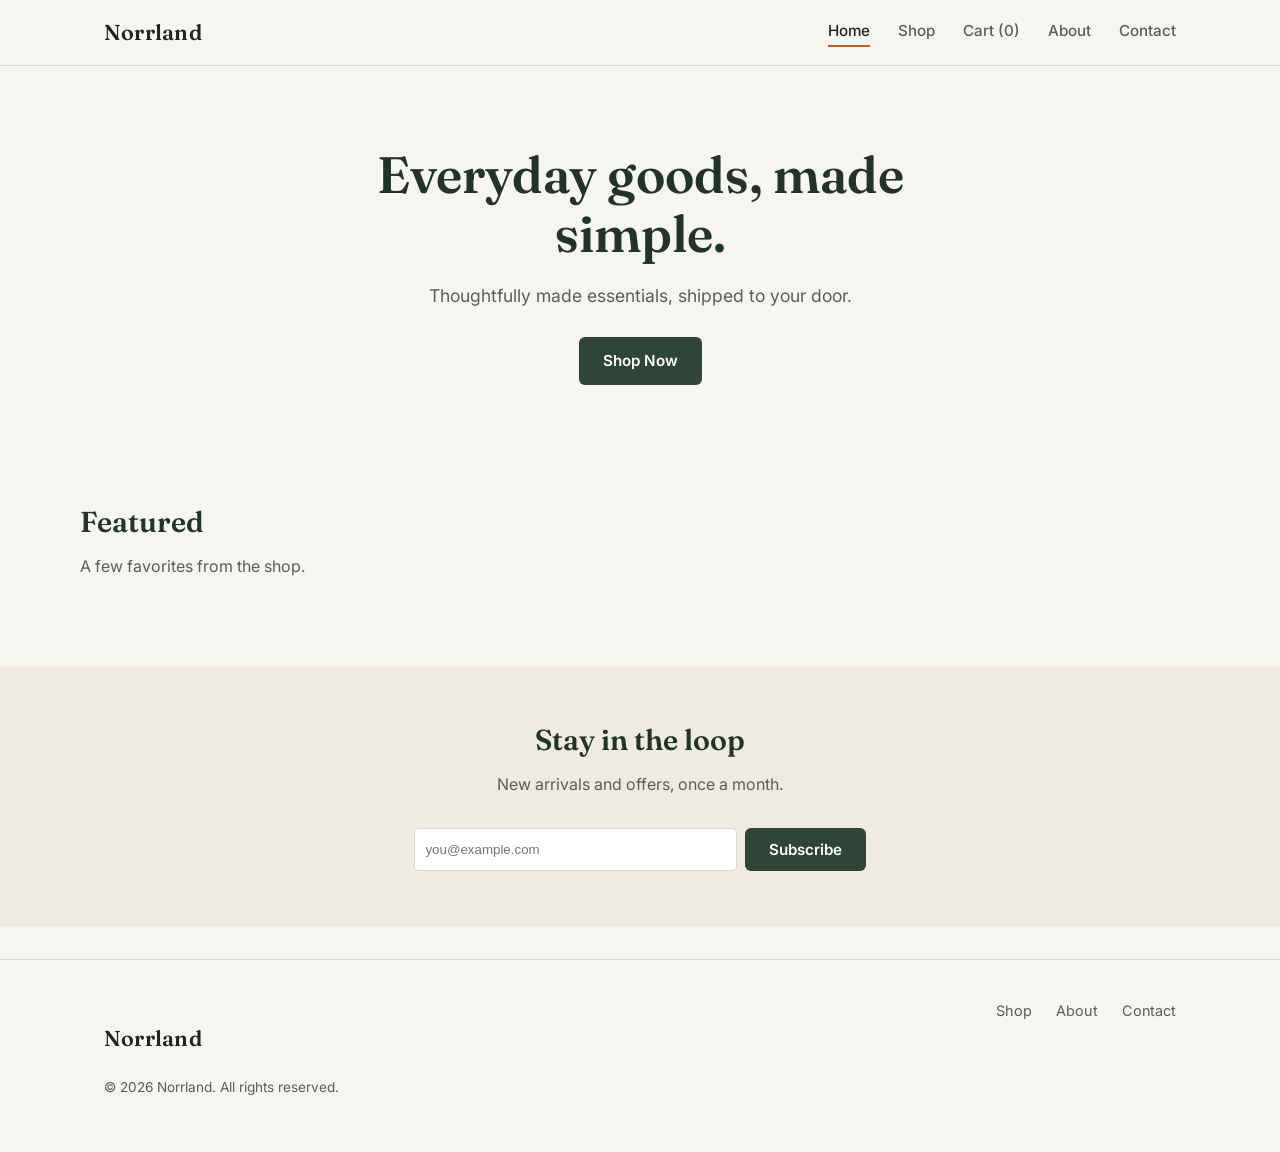
<file: index.html>
<!DOCTYPE html>
<html lang="en">
<head>
<script src="https://assets.adobedtm.com/4fa03d1212c6/54eaa7fdc15c/launch-4d1f68ad080d-development.min.js" async></script>
  <script src="https://assets.adobedtm.com/4fa03d1212c6/54eaa7fdc15c/launch-7cc4e72502c0.min.js" async></script>
  
  <meta charset="UTF-8">
  <meta name="viewport" content="width=device-width, initial-scale=1.0">
  <title>Norrland — Simple Goods</title>
  <link rel="preconnect" href="https://fonts.googleapis.com">
  <link href="https://fonts.googleapis.com/css2?family=Fraunces:wght@500;600;700&family=Inter:wght@400;500;600;700&display=swap" rel="stylesheet">
  <link rel="stylesheet" href="style.css">
</head>
<body>

  <!-- Navbar -->
  <header class="nav">
    <div class="nav__inner">
      <a href="index.html" class="nav__brand">Norrland</a>
      <button class="nav__toggle" aria-label="Toggle menu">☰</button>
      <nav class="nav__links">
        <a href="index.html" class="active">Home</a>
        <a href="products.html">Shop</a>
        <a href="cart.html">Cart (<span id="cart-count">0</span>)</a>
        <a href="about.html">About</a>
        <a href="contact.html">Contact</a>
      </nav>
    </div>
  </header>

  <!-- Hero -->
  <section class="hero container">
    <h1>Everyday goods, made simple.</h1>
    <p>Thoughtfully made essentials, shipped to your door.</p>
    <a href="products.html" class="btn">Shop Now</a>
  </section>

  <!-- Featured products -->
  <section class="container section">
    <h2 class="section-title">Featured</h2>
    <p class="section-sub">A few favorites from the shop.</p>
    <div class="grid" id="featured-grid">
      <!-- Populated by script.js from products.js -->
    </div>
  </section>

  <!-- Newsletter -->
  <section class="section section--alt">
    <div class="container" style="text-align:center; max-width:500px;">
      <h2 class="section-title">Stay in the loop</h2>
      <p class="section-sub">New arrivals and offers, once a month.</p>
      <form onsubmit="return handleNewsletter(event)" style="display:flex; gap:0.5rem;">
        <label for="newsletter-email" class="sr-only">Email address</label>
        <input type="email" id="newsletter-email" required placeholder="you@example.com"
               style="flex:1; padding:0.65rem; border:1px solid var(--line); border-radius:4px;">
        <button class="btn" type="submit">Subscribe</button>
      </form>
    </div>
  </section>

  <!-- Footer -->
  <footer class="footer">
    <div class="container footer__inner">
      <div>
        <p class="nav__brand">Norrland</p>
        <p class="footer__copy">© 2026 Norrland. All rights reserved.</p>
      </div>
      <nav class="footer__links">
        <a href="products.html">Shop</a>
        <a href="about.html">About</a>
        <a href="contact.html">Contact</a>
      </nav>
    </div>
  </footer>

  <script src="products.js"></script>
  <script src="script.js"></script>
</body>
</html>
</file>
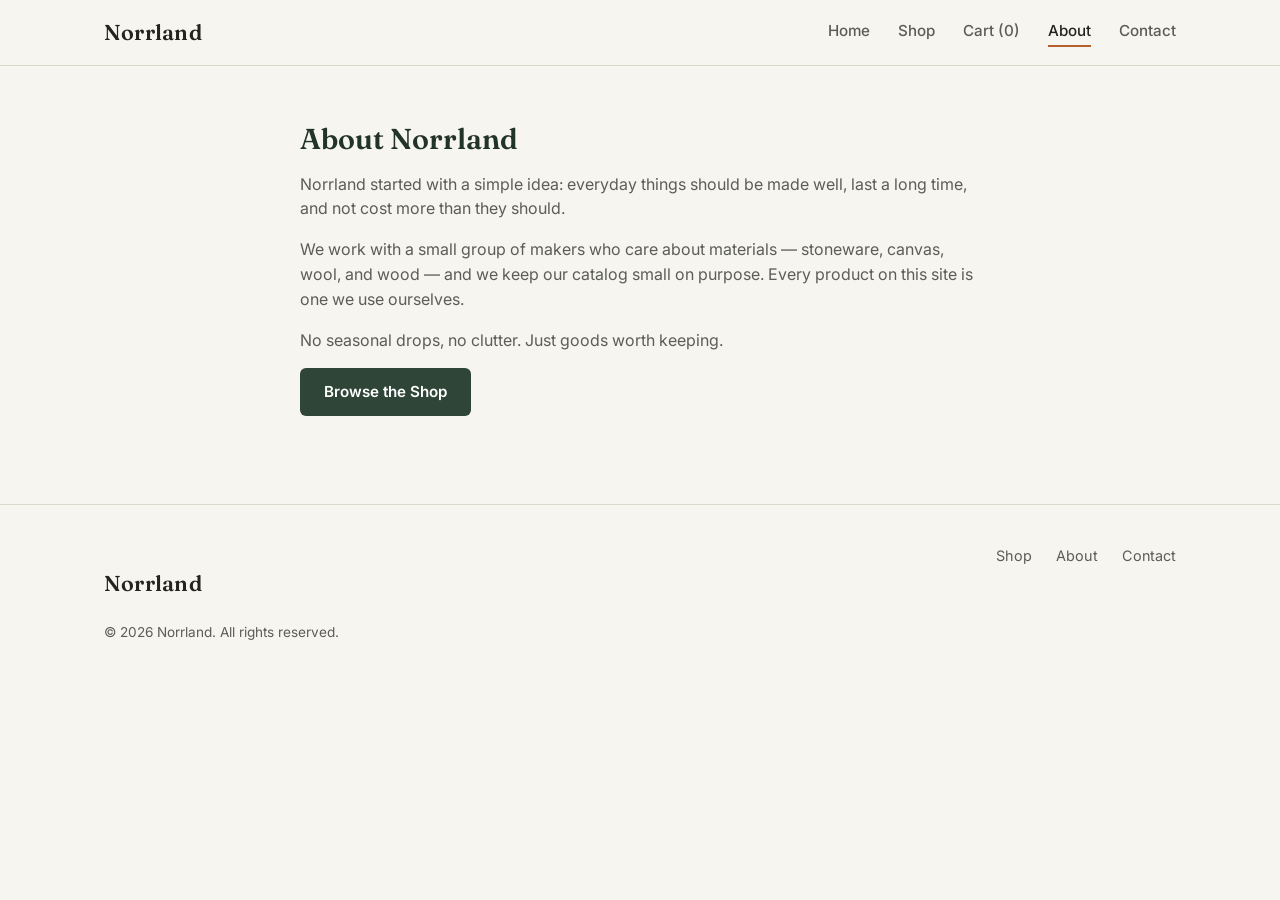
<file: about.html>
<!DOCTYPE html>
<html lang="en">
<head> 
  <script src="https://assets.adobedtm.com/4fa03d1212c6/54eaa7fdc15c/launch-4d1f68ad080d-development.min.js" async>
  <script src="https://assets.adobedtm.com/4fa03d1212c6/54eaa7fdc15c/launch-7cc4e72502c0.min.js" async></script>
  
  
  <meta charset="UTF-8">
  <meta name="viewport" content="width=device-width, initial-scale=1.0">
  <title>About — Norrland</title>
  <link rel="preconnect" href="https://fonts.googleapis.com">
  <link href="https://fonts.googleapis.com/css2?family=Fraunces:wght@500;600;700&family=Inter:wght@400;500;600;700&display=swap" rel="stylesheet">
  <link rel="stylesheet" href="style.css">
</head>
<body>

  <!-- Navbar -->
  <header class="nav">
    <div class="nav__inner">
      <a href="index.html" class="nav__brand">Norrland</a>
      <button class="nav__toggle" aria-label="Toggle menu">☰</button>
      <nav class="nav__links">
        <a href="index.html">Home</a>
        <a href="products.html">Shop</a>
        <a href="cart.html">Cart (<span id="cart-count">0</span>)</a>
        <a href="about.html" class="active">About</a>
        <a href="contact.html">Contact</a>
      </nav>
    </div>
  </header>

  <!-- About -->
  <section class="container section prose">
    <h2 class="section-title">About Norrland</h2>
    <p>Norrland started with a simple idea: everyday things should be made well, last a long time, and not cost more than they should.</p>
    <p>We work with a small group of makers who care about materials — stoneware, canvas, wool, and wood — and we keep our catalog small on purpose. Every product on this site is one we use ourselves.</p>
    <p>No seasonal drops, no clutter. Just goods worth keeping.</p>
    <a href="products.html" class="btn">Browse the Shop</a>
  </section>

  <!-- Footer -->
  <footer class="footer">
    <div class="container footer__inner">
      <div>
        <p class="nav__brand">Norrland</p>
        <p class="footer__copy">© 2026 Norrland. All rights reserved.</p>
      </div>
      <nav class="footer__links">
        <a href="products.html">Shop</a>
        <a href="about.html">About</a>
        <a href="contact.html">Contact</a>
      </nav>
    </div>
  </footer>

  <script src="products.js"></script>
  <script src="script.js"></script>
</body>
</html>
</file>
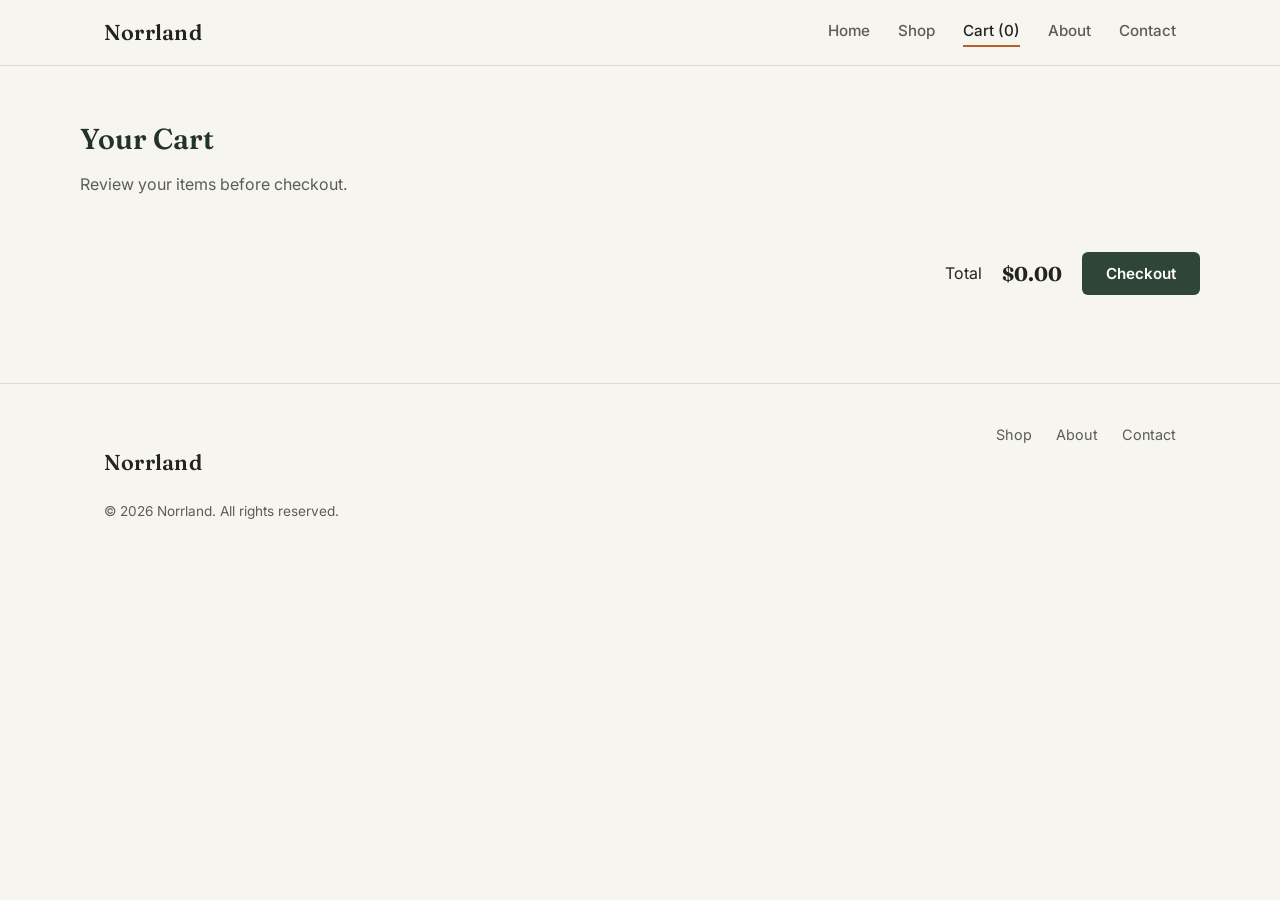
<file: Cart.html>
<!DOCTYPE html>
<html lang="en">
<head>
  <meta charset="UTF-8">
  <meta name="viewport" content="width=device-width, initial-scale=1.0">
  <title>Your Cart — Norrland</title>
  <link rel="preconnect" href="https://fonts.googleapis.com">
  <link href="https://fonts.googleapis.com/css2?family=Fraunces:wght@500;600;700&family=Inter:wght@400;500;600;700&display=swap" rel="stylesheet">
  <link rel="stylesheet" href="style.css">
</head>
<body>

  <!-- Navbar -->
  <header class="nav">
    <div class="nav__inner">
      <a href="index.html" class="nav__brand">Norrland</a>
      <button class="nav__toggle" aria-label="Toggle menu">☰</button>
      <nav class="nav__links">
        <a href="index.html">Home</a>
        <a href="products.html">Shop</a>
        <a href="cart.html" class="active">Cart (<span id="cart-count">0</span>)</a>
        <a href="about.html">About</a>
        <a href="contact.html">Contact</a>
      </nav>
    </div>
  </header>

  <!-- Cart -->
  <section class="container section">
    <h2 class="section-title">Your Cart</h2>
    <p class="section-sub">Review your items before checkout.</p>

    <div id="cart-items">
      <!-- Populated by script.js from localStorage + products.js -->
    </div>

    <div class="cart-summary" id="cart-summary">
      <span>Total</span>
      <span class="cart-summary__total" id="cart-total">$0.00</span>
      <button class="btn" onclick="showToast('Checkout is not implemented in this demo.')">Checkout</button>
    </div>
  </section>

  <!-- Footer -->
  <footer class="footer">
    <div class="container footer__inner">
      <div>
        <p class="nav__brand">Norrland</p>
        <p class="footer__copy">© 2026 Norrland. All rights reserved.</p>
      </div>
      <nav class="footer__links">
        <a href="products.html">Shop</a>
        <a href="about.html">About</a>
        <a href="contact.html">Contact</a>
      </nav>
    </div>
  </footer>

  <script src="products.js"></script>
  <script src="script.js"></script>
</body>
</html>
</file>
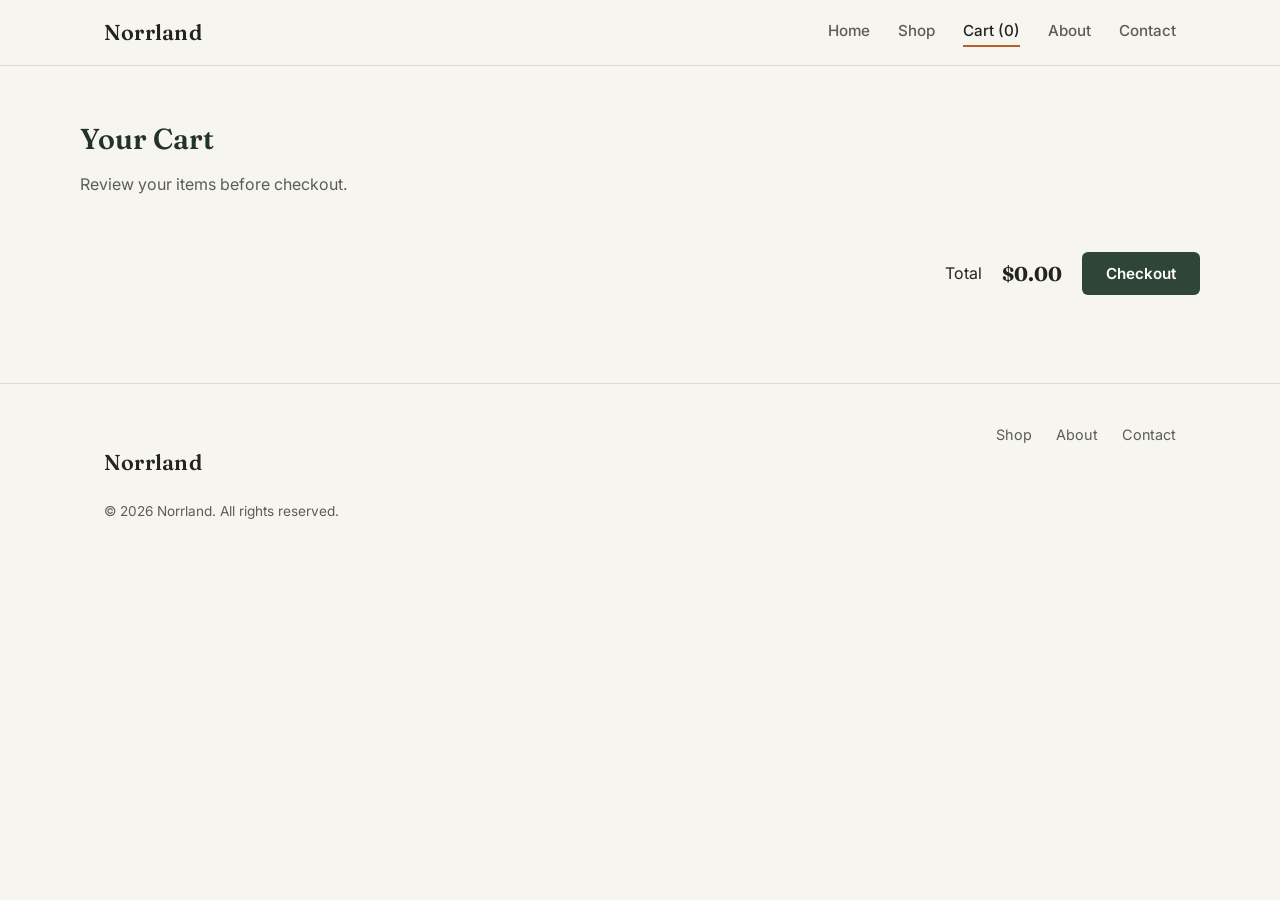
<file: cart.html>
<!DOCTYPE html>
<html lang="en">
<head>
 <script src="https://assets.adobedtm.com/4fa03d1212c6/54eaa7fdc15c/launch-4d1f68ad080d-development.min.js" async></script>
 <script src="https://assets.adobedtm.com/4fa03d1212c6/54eaa7fdc15c/launch-7cc4e72502c0.min.js" async></script>
 
  <meta charset="UTF-8">
  <meta name="viewport" content="width=device-width, initial-scale=1.0">
  <title>Your Cart — Norrland</title>
  <link rel="preconnect" href="https://fonts.googleapis.com">
  <link href="https://fonts.googleapis.com/css2?family=Fraunces:wght@500;600;700&family=Inter:wght@400;500;600;700&display=swap" rel="stylesheet">
  <link rel="stylesheet" href="style.css">
</head>
<body>

  <!-- Navbar -->
  <header class="nav">
    <div class="nav__inner">
      <a href="index.html" class="nav__brand">Norrland</a>
      <button class="nav__toggle" aria-label="Toggle menu">☰</button>
      <nav class="nav__links">
        <a href="index.html">Home</a>
        <a href="products.html">Shop</a>
        <a href="cart.html" class="active">Cart (<span id="cart-count">0</span>)</a>
        <a href="about.html">About</a>
        <a href="contact.html">Contact</a>
      </nav>
    </div>
  </header>

  <!-- Cart -->
  <section class="container section">
    <h2 class="section-title">Your Cart</h2>
    <p class="section-sub">Review your items before checkout.</p>

    <div id="cart-items">
      <!-- Populated by script.js from localStorage + products.js -->
    </div>

    <div class="cart-summary" id="cart-summary">
      <span>Total</span>
      <span class="cart-summary__total" id="cart-total">$0.00</span>
      <button class="btn" onclick="showToast('Checkout is not implemented in this demo.')">Checkout</button>
    </div>
  </section>

  <!-- Footer -->
  <footer class="footer">
    <div class="container footer__inner">
      <div>
        <p class="nav__brand">Norrland</p>
        <p class="footer__copy">© 2026 Norrland. All rights reserved.</p>
      </div>
      <nav class="footer__links">
        <a href="products.html">Shop</a>
        <a href="about.html">About</a>
        <a href="contact.html">Contact</a>
      </nav>
    </div>
  </footer>

  <script src="products.js"></script>
  <script src="script.js"></script>
</body>
</html>
</file>
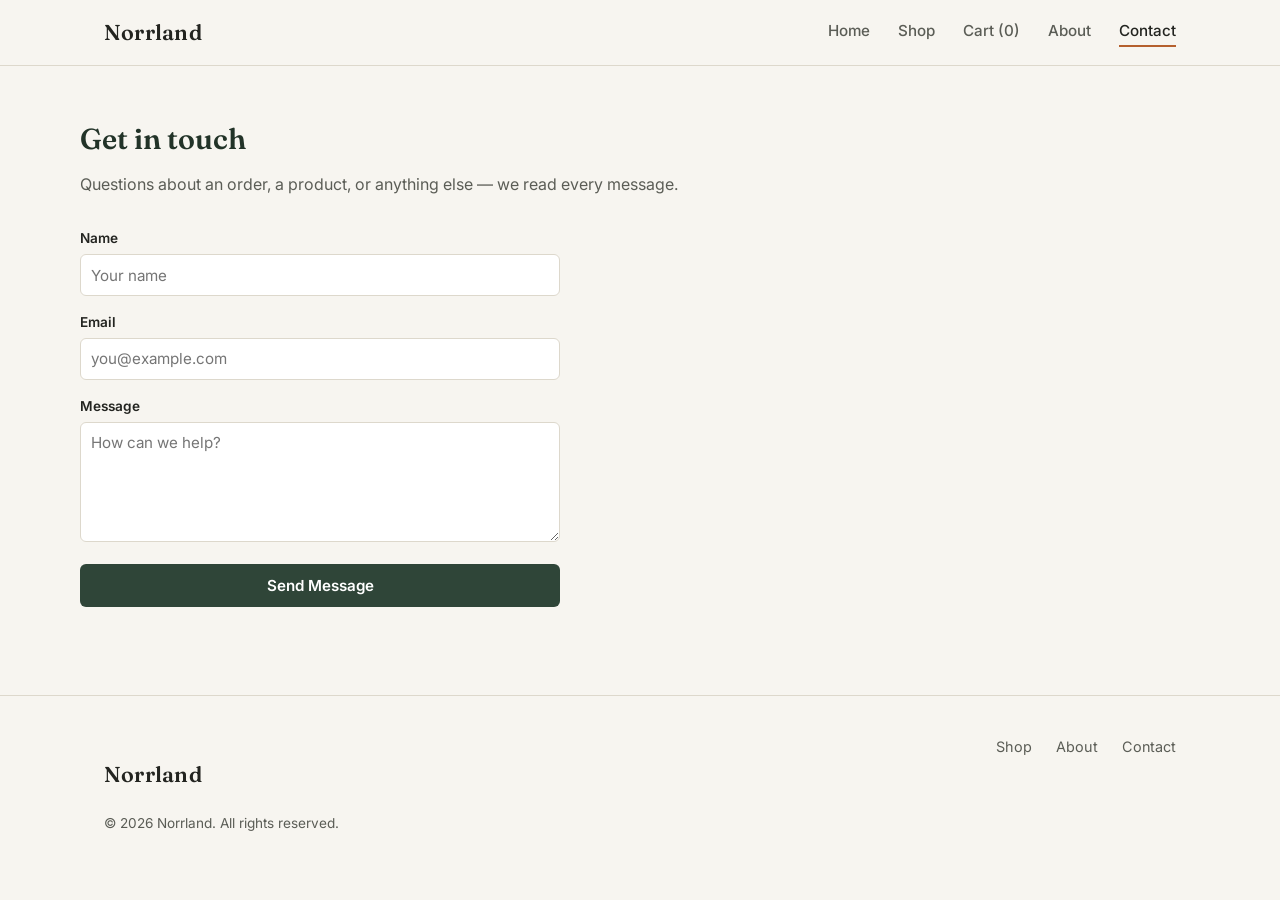
<file: contact.html>
<!DOCTYPE html>
<html lang="en">
<head>
 <script src="https://assets.adobedtm.com/4fa03d1212c6/54eaa7fdc15c/launch-4d1f68ad080d-development.min.js" async></script>
 <script src="https://assets.adobedtm.com/4fa03d1212c6/54eaa7fdc15c/launch-7cc4e72502c0.min.js" async></script>
 
  <meta charset="UTF-8">
  <meta name="viewport" content="width=device-width, initial-scale=1.0">
  <title>Contact — Norrland</title>
  <link rel="preconnect" href="https://fonts.googleapis.com">
  <link href="https://fonts.googleapis.com/css2?family=Fraunces:wght@500;600;700&family=Inter:wght@400;500;600;700&display=swap" rel="stylesheet">
  <link rel="stylesheet" href="style.css">
</head>
<body>

  <!-- Navbar -->
  <header class="nav">
    <div class="nav__inner">
      <a href="index.html" class="nav__brand">Norrland</a>
      <button class="nav__toggle" aria-label="Toggle menu">☰</button>
      <nav class="nav__links">
        <a href="index.html">Home</a>
        <a href="products.html">Shop</a>
        <a href="cart.html">Cart (<span id="cart-count">0</span>)</a>
        <a href="about.html">About</a>
        <a href="contact.html" class="active">Contact</a>
      </nav>
    </div>
  </header>

  <!-- Contact -->
  <section class="container section">
    <h2 class="section-title">Get in touch</h2>
    <p class="section-sub">Questions about an order, a product, or anything else — we read every message.</p>

    <form class="contact-form" onsubmit="return handleContact(event)">
      <div>
        <label for="contact-name">Name</label>
        <input type="text" id="contact-name" name="name" required placeholder="Your name">
      </div>
      <div>
        <label for="contact-email">Email</label>
        <input type="email" id="contact-email" name="email" required placeholder="you@example.com">
      </div>
      <div>
        <label for="contact-message">Message</label>
        <textarea id="contact-message" name="message" required placeholder="How can we help?"></textarea>
      </div>
      <button class="btn" type="submit">Send Message</button>
    </form>
  </section>

  <!-- Footer -->
  <footer class="footer">
    <div class="container footer__inner">
      <div>
        <p class="nav__brand">Norrland</p>
        <p class="footer__copy">© 2026 Norrland. All rights reserved.</p>
      </div>
      <nav class="footer__links">
        <a href="products.html">Shop</a>
        <a href="about.html">About</a>
        <a href="contact.html">Contact</a>
      </nav>
    </div>
  </footer>

  <script src="products.js"></script>
  <script src="script.js"></script>
</body>
</html>
</file>
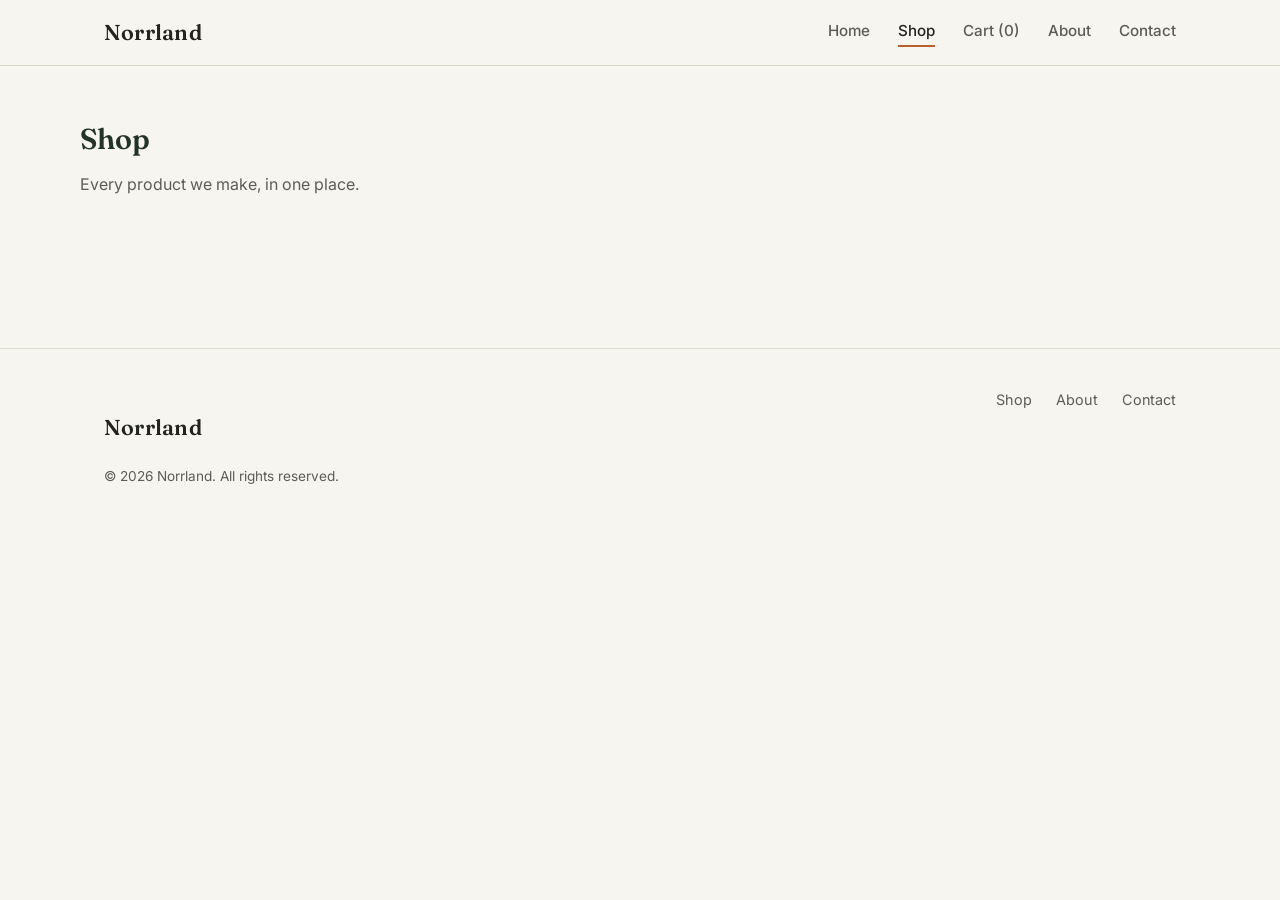
<file: products.html>
<!DOCTYPE html>
<html lang="en">
<head>
 <script src="https://assets.adobedtm.com/4fa03d1212c6/54eaa7fdc15c/launch-4d1f68ad080d-development.min.js" async></script>
 <script src="https://assets.adobedtm.com/4fa03d1212c6/54eaa7fdc15c/launch-7cc4e72502c0.min.js" async></script>
 
  <meta charset="UTF-8">
  <meta name="viewport" content="width=device-width, initial-scale=1.0">
  <title>Shop — Norrland</title>
  <link rel="preconnect" href="https://fonts.googleapis.com">
  <link href="https://fonts.googleapis.com/css2?family=Fraunces:wght@500;600;700&family=Inter:wght@400;500;600;700&display=swap" rel="stylesheet">
  <link rel="stylesheet" href="style.css">
</head>
<body>

  <!-- Navbar -->
  <header class="nav">
    <div class="nav__inner">
      <a href="index.html" class="nav__brand">Norrland</a>
      <button class="nav__toggle" aria-label="Toggle menu">☰</button>
      <nav class="nav__links">
        <a href="index.html">Home</a>
        <a href="products.html" class="active">Shop</a>
        <a href="cart.html">Cart (<span id="cart-count">0</span>)</a>
        <a href="about.html">About</a>
        <a href="contact.html">Contact</a>
      </nav>
    </div>
  </header>

  <!-- Shop -->
  <section class="container section">
    <h2 class="section-title">Shop</h2>
    <p class="section-sub">Every product we make, in one place.</p>

    <div class="filters" id="category-filters">
      <!-- Populated by script.js -->
    </div>

    <div class="grid" id="product-grid">
      <!-- Populated by script.js from products.js -->
    </div>
  </section>

  <!-- Footer -->
  <footer class="footer">
    <div class="container footer__inner">
      <div>
        <p class="nav__brand">Norrland</p>
        <p class="footer__copy">© 2026 Norrland. All rights reserved.</p>
      </div>
      <nav class="footer__links">
        <a href="products.html">Shop</a>
        <a href="about.html">About</a>
        <a href="contact.html">Contact</a>
      </nav>
    </div>
  </footer>

  <script src="products.js"></script>
  <script src="script.js"></script>
</body>
</html>
</file>
<file: style.css>
/* ==========================================================================
   Norrland — Stylesheet
   ========================================================================== */

:root {
  --bg: #F7F5F0;
  --bg-alt: #EFEBE2;
  --ink: #232420;
  --ink-soft: #5B5D56;
  --line: #DDD8CC;
  --pine: #2F4538;
  --pine-dark: #223328;
  --clay: #B5602E;
  --white: #FFFFFF;

  --font-display: "Fraunces", "Iowan Old Style", Georgia, serif;
  --font-body: "Inter", -apple-system, BlinkMacSystemFont, "Segoe UI", sans-serif;

  --radius: 6px;
  --container: 1120px;
}

* { box-sizing: border-box; }

html { scroll-behavior: smooth; }

body {
  margin: 0;
  background: var(--bg);
  color: var(--ink);
  font-family: var(--font-body);
  line-height: 1.55;
  -webkit-font-smoothing: antialiased;
}

a {
  color: inherit;
  text-decoration: none;
}

img { max-width: 100%; display: block; }

.container {
  max-width: var(--container);
  margin: 0 auto;
  padding: 0 1.5rem;
}

h1, h2, h3 {
  font-family: var(--font-display);
  font-weight: 600;
  line-height: 1.15;
  margin: 0 0 0.5rem;
}

.sr-only {
  position: absolute;
  width: 1px; height: 1px;
  padding: 0; margin: -1px;
  overflow: hidden;
  clip: rect(0,0,0,0);
  white-space: nowrap;
  border: 0;
}

/* ---------- Buttons ---------- */

.btn {
  display: inline-block;
  background: var(--pine);
  color: var(--white);
  border: none;
  padding: 0.75rem 1.5rem;
  border-radius: var(--radius);
  font-family: var(--font-body);
  font-weight: 600;
  font-size: 0.95rem;
  cursor: pointer;
  transition: background 0.15s ease, transform 0.1s ease;
}

.btn:hover { background: var(--pine-dark); }
.btn:active { transform: translateY(1px); }
.btn:focus-visible { outline: 2px solid var(--clay); outline-offset: 2px; }

/* ---------- Navbar ---------- */

.nav {
  background: var(--bg);
  border-bottom: 1px solid var(--line);
  position: sticky;
  top: 0;
  z-index: 20;
}

.nav__inner {
  max-width: var(--container);
  margin: 0 auto;
  padding: 1rem 1.5rem;
  display: flex;
  align-items: center;
  justify-content: space-between;
}

.nav__brand {
  font-family: var(--font-display);
  font-size: 1.35rem;
  font-weight: 600;
  letter-spacing: 0.01em;
}

.nav__toggle {
  display: none;
  background: none;
  border: 1px solid var(--line);
  border-radius: var(--radius);
  font-size: 1.1rem;
  padding: 0.35rem 0.6rem;
  cursor: pointer;
}

.nav__links {
  display: flex;
  align-items: center;
  gap: 1.75rem;
  font-size: 0.95rem;
  font-weight: 500;
}

.nav__links a {
  color: var(--ink-soft);
  padding-bottom: 2px;
  border-bottom: 2px solid transparent;
  transition: color 0.15s ease, border-color 0.15s ease;
}

.nav__links a:hover,
.nav__links a.active {
  color: var(--ink);
  border-color: var(--clay);
}

/* ---------- Hero ---------- */

.hero {
  padding: 5rem 1.5rem 4rem;
  text-align: center;
  max-width: 640px;
}

.hero h1 {
  font-size: clamp(2.2rem, 5vw, 3.2rem);
  color: var(--pine-dark);
}

.hero p {
  color: var(--ink-soft);
  font-size: 1.1rem;
  margin-bottom: 1.75rem;
}

/* ---------- Sections ---------- */

.section {
  padding: 3.5rem 0;
}

.section--alt {
  background: var(--bg-alt);
}

.section-title {
  font-size: 1.8rem;
  color: var(--pine-dark);
}

.section-sub {
  color: var(--ink-soft);
  margin-bottom: 2rem;
}

/* ---------- Product grid & cards ---------- */

.grid {
  display: grid;
  grid-template-columns: repeat(auto-fill, minmax(220px, 1fr));
  gap: 1.5rem;
}

.card {
  background: var(--white);
  border: 1px solid var(--line);
  border-radius: var(--radius);
  overflow: hidden;
  display: flex;
  flex-direction: column;
  transition: box-shadow 0.15s ease, transform 0.15s ease;
}

.card:hover {
  box-shadow: 0 8px 20px rgba(35, 36, 32, 0.08);
  transform: translateY(-2px);
}

.card__img {
  aspect-ratio: 4 / 3;
  background: var(--bg-alt);
  color: var(--ink-soft);
  display: flex;
  align-items: center;
  justify-content: center;
  font-family: var(--font-display);
  font-size: 1.05rem;
}

.card__body {
  padding: 1rem;
  display: flex;
  flex-direction: column;
  gap: 0.2rem;
}

.card__eyebrow {
  margin: 0;
  font-size: 0.72rem;
  text-transform: uppercase;
  letter-spacing: 0.06em;
  color: var(--clay);
  font-weight: 600;
}

.card__title {
  margin: 0;
  font-weight: 600;
}

.card__price {
  margin: 0 0 0.6rem;
  color: var(--ink-soft);
}

.card__btn {
  background: var(--pine);
  color: var(--white);
  border: none;
  padding: 0.55rem 0.9rem;
  border-radius: var(--radius);
  font-weight: 600;
  font-size: 0.85rem;
  cursor: pointer;
  transition: background 0.15s ease;
}

.card__btn:hover { background: var(--pine-dark); }
.card__btn:focus-visible { outline: 2px solid var(--clay); outline-offset: 2px; }

/* ---------- Category filters ---------- */

.filters {
  display: flex;
  flex-wrap: wrap;
  gap: 0.6rem;
  margin-bottom: 2rem;
}

.filter-btn {
  background: var(--white);
  border: 1px solid var(--line);
  border-radius: 999px;
  padding: 0.45rem 1rem;
  font-size: 0.85rem;
  font-weight: 600;
  color: var(--ink-soft);
  cursor: pointer;
  transition: all 0.15s ease;
}

.filter-btn:hover { border-color: var(--pine); color: var(--ink); }

.filter-btn.is-active {
  background: var(--pine);
  border-color: var(--pine);
  color: var(--white);
}

/* ---------- Cart page ---------- */

.cart-row {
  display: grid;
  grid-template-columns: 72px 1fr 110px 90px 32px;
  align-items: center;
  gap: 1rem;
  padding: 1rem 0;
  border-bottom: 1px solid var(--line);
}

.cart-row__img {
  width: 72px;
  height: 72px;
  border-radius: var(--radius);
  background: var(--bg-alt);
  color: var(--ink-soft);
  display: flex;
  align-items: center;
  justify-content: center;
  font-family: var(--font-display);
  font-size: 0.85rem;
  text-align: center;
}

.cart-row__title { margin: 0; font-weight: 600; }
.cart-row__category { margin: 0.1rem 0; font-size: 0.8rem; color: var(--clay); }
.cart-row__price { margin: 0; font-size: 0.85rem; color: var(--ink-soft); }

.cart-row__qty input {
  width: 64px;
  padding: 0.4rem;
  border: 1px solid var(--line);
  border-radius: var(--radius);
  font-family: var(--font-body);
}

.cart-row__total { font-weight: 600; text-align: right; }

.cart-row__remove {
  background: none;
  border: none;
  color: var(--ink-soft);
  font-size: 1rem;
  cursor: pointer;
  justify-self: end;
}

.cart-row__remove:hover { color: var(--clay); }

.cart-summary {
  display: flex;
  justify-content: flex-end;
  align-items: center;
  gap: 1.25rem;
  padding-top: 1.5rem;
}

.cart-summary__total {
  font-size: 1.25rem;
  font-weight: 700;
  font-family: var(--font-display);
}

.empty-state {
  color: var(--ink-soft);
  padding: 2rem 0;
}

.empty-state a { color: var(--pine); font-weight: 600; text-decoration: underline; }

/* ---------- About / Contact ---------- */

.prose { max-width: 680px; }
.prose p { color: var(--ink-soft); margin-bottom: 1rem; }

.contact-form {
  max-width: 480px;
  display: flex;
  flex-direction: column;
  gap: 1rem;
}

.contact-form label {
  font-size: 0.85rem;
  font-weight: 600;
  margin-bottom: 0.3rem;
  display: block;
}

.contact-form input,
.contact-form textarea {
  width: 100%;
  padding: 0.65rem;
  border: 1px solid var(--line);
  border-radius: var(--radius);
  font-family: var(--font-body);
  font-size: 0.95rem;
  background: var(--white);
}

.contact-form textarea { min-height: 120px; resize: vertical; }

/* ---------- Footer ---------- */

.footer {
  border-top: 1px solid var(--line);
  margin-top: 2rem;
}

.footer__inner {
  padding: 2.5rem 1.5rem;
  display: flex;
  flex-wrap: wrap;
  justify-content: space-between;
  gap: 1rem;
}

.footer__copy {
  color: var(--ink-soft);
  font-size: 0.85rem;
  margin-top: 0.25rem;
}

.footer__links {
  display: flex;
  gap: 1.5rem;
  font-size: 0.9rem;
  color: var(--ink-soft);
}

.footer__links a:hover { color: var(--ink); }

/* ---------- Toast ---------- */

.toast {
  position: fixed;
  bottom: 1.5rem;
  left: 50%;
  transform: translateX(-50%) translateY(20px);
  background: var(--pine-dark);
  color: var(--white);
  padding: 0.75rem 1.25rem;
  border-radius: var(--radius);
  font-size: 0.9rem;
  opacity: 0;
  pointer-events: none;
  transition: opacity 0.2s ease, transform 0.2s ease;
  z-index: 50;
}

.toast--visible {
  opacity: 1;
  transform: translateX(-50%) translateY(0);
}

/* ---------- Responsive ---------- */

@media (max-width: 720px) {
  .nav__toggle { display: block; }

  .nav__links {
    position: absolute;
    top: 100%;
    left: 0;
    right: 0;
    background: var(--bg);
    border-bottom: 1px solid var(--line);
    flex-direction: column;
    align-items: flex-start;
    padding: 1rem 1.5rem;
    gap: 1rem;
    display: none;
  }

  .nav__links--open { display: flex; }

  .cart-row {
    grid-template-columns: 56px 1fr auto;
    grid-template-areas:
      "img info remove"
      "img qty total";
    row-gap: 0.5rem;
  }

  .cart-row__img { grid-area: img; width: 56px; height: 56px; }
  .cart-row__info { grid-area: info; }
  .cart-row__qty { grid-area: qty; }
  .cart-row__total { grid-area: total; }
  .cart-row__remove { grid-area: remove; }
}
</file>
